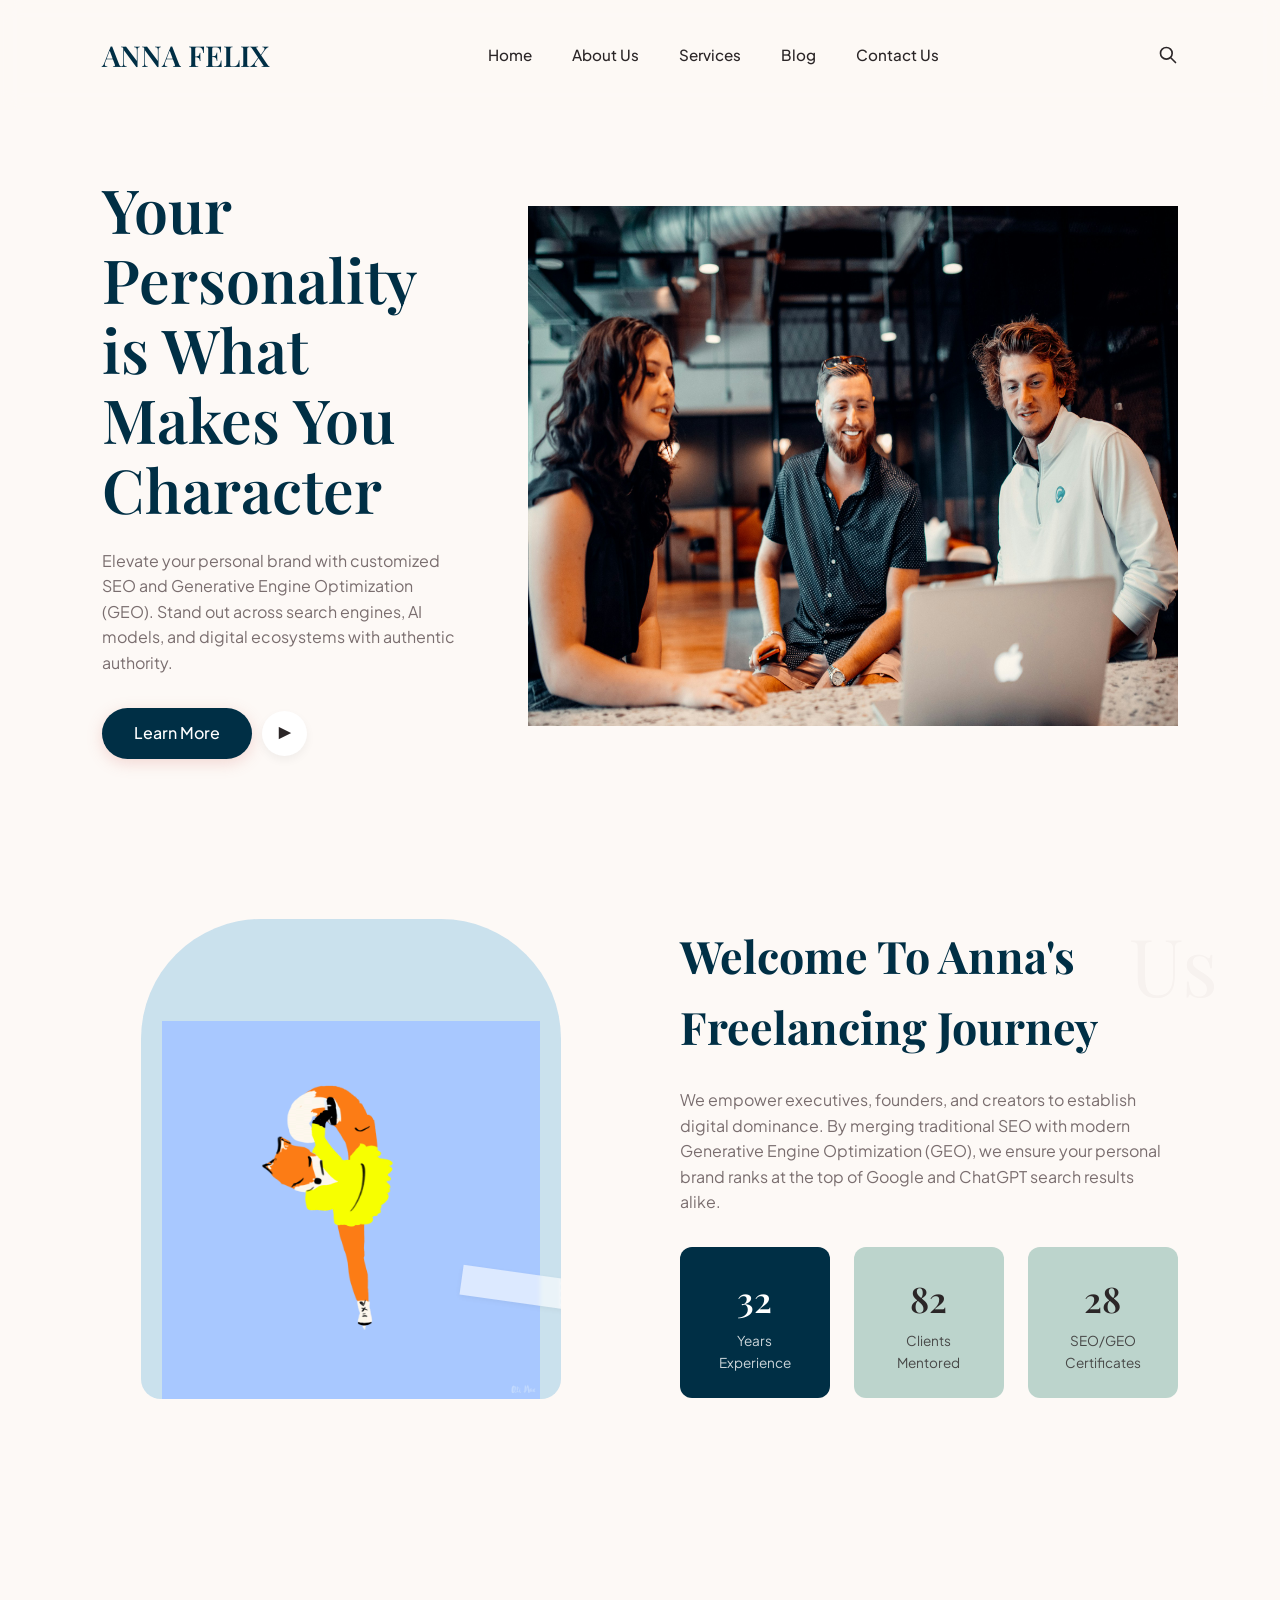
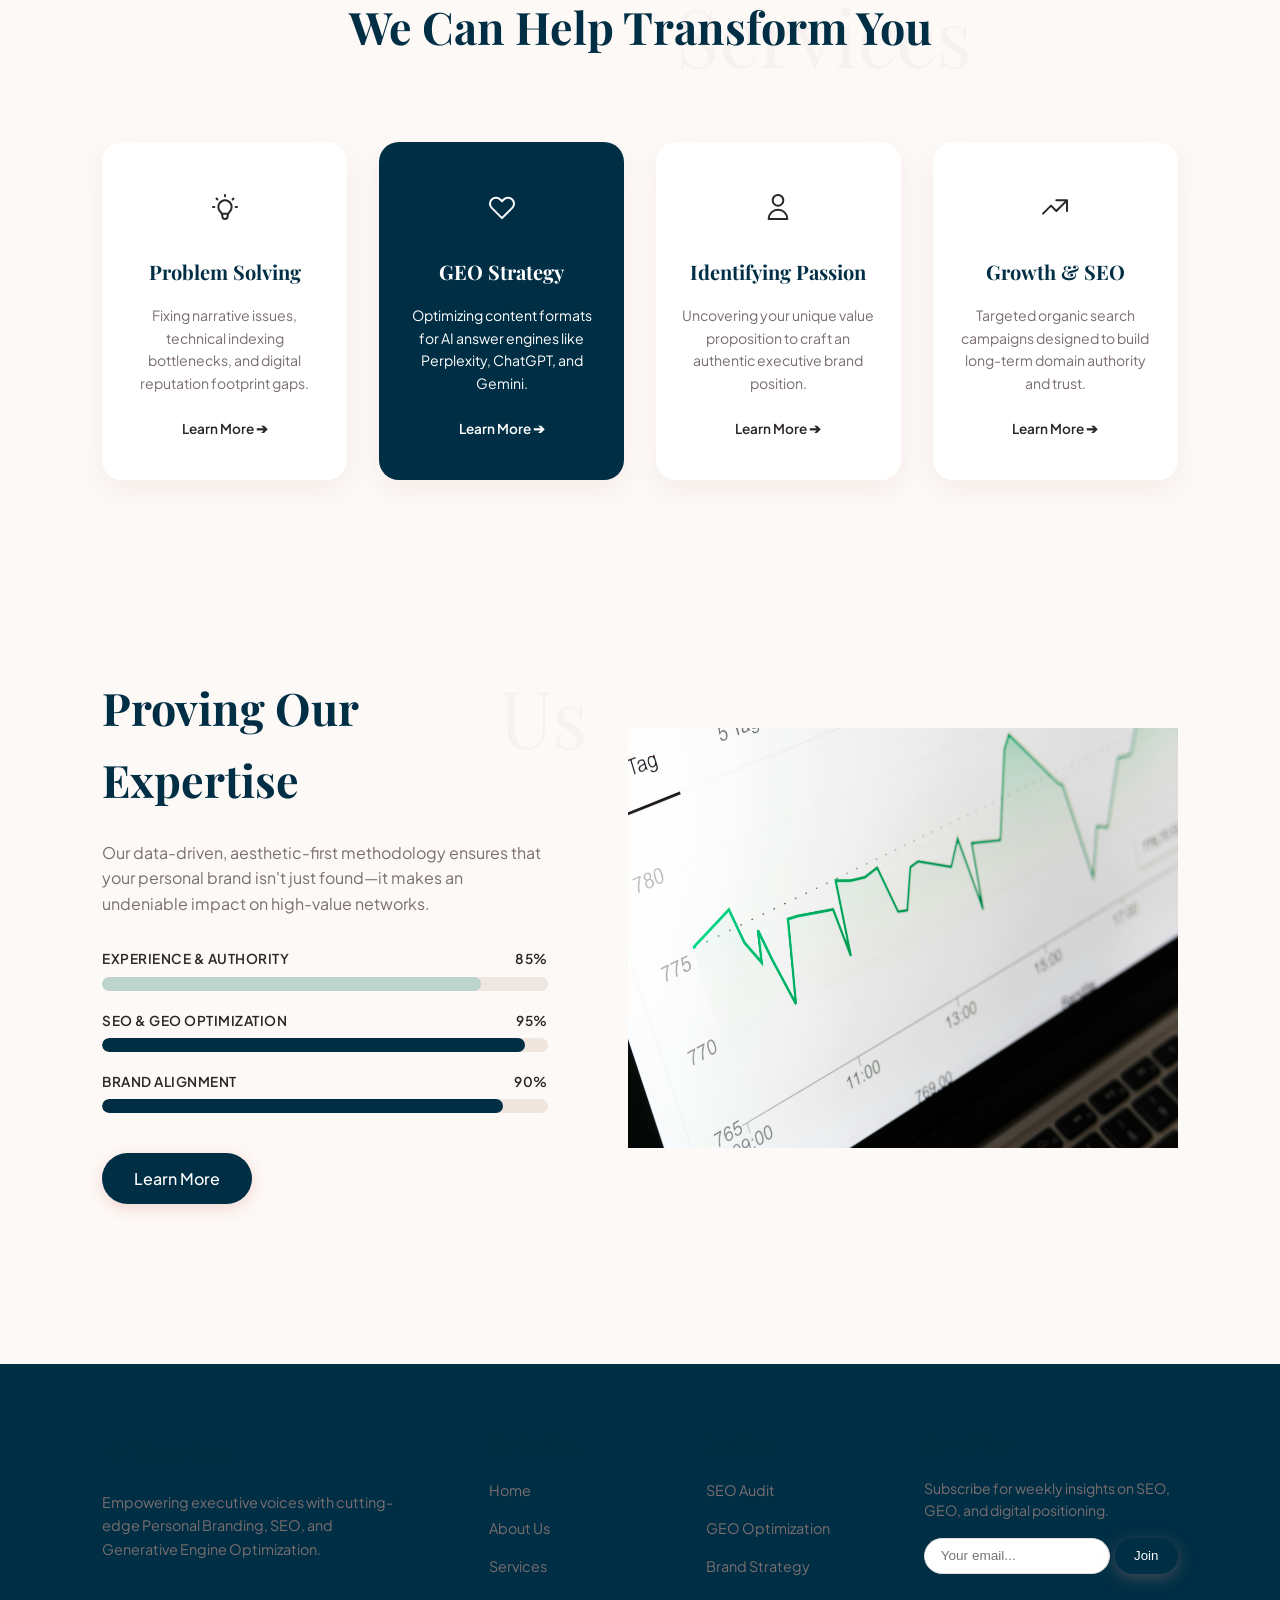
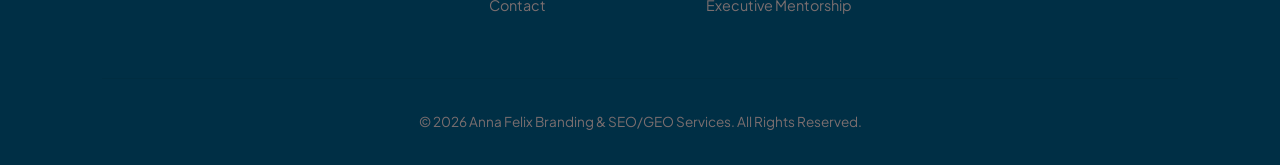
<file: index.html>
<!DOCTYPE html>
<html lang="en">
<head>
  <meta charset="UTF-8">
  <meta name="viewport" content="width=device-width, initial-scale=1.0">
  <title>Anna Felix - Personal & Professional Branding & SEO/GEO Services</title>
  <link rel="preconnect" href="https://fonts.googleapis.com">
  <link rel="preconnect" href="https://fonts.gstatic.com" crossorigin>
  <link href="https://fonts.googleapis.com/css2?family=Playfair+Display:ital,wght@0,400..700;1,400..700&family=Plus+Jakarta+Sans:wght@300;400;500;600;700&display=swap" rel="stylesheet">
  <link rel="stylesheet" href="style.css">
  </head>
<body>
  <header>
    <a href="#" class="logo">ANNA FELIX</a>
    <nav>
      <a href="#home">Home</a>
      <a href="#about">About Us</a>
      <a href="#services">Services</a>
      <a href="#pages">Blog</a>
      <a href="#contact">Contact Us</a>
    </nav>
    <div class="nav-actions">
      <svg class="search-icon" fill="none" stroke="currentColor" viewBox="0 0 24 24">
        <path stroke-linecap="round" stroke-linejoin="round" stroke-width="2" d="M21 21l-6-6m2-5a7 7 0 11-14 0 7 7 0 0114 0z"></path>
      </svg>
    </div>
  </header>

  <section class="hero" id="home">
    <div class="hero-content">
      <h1>Your Personality is What Makes You Character</h1>
      <p>Elevate your personal brand with customized SEO and Generative Engine Optimization (GEO). Stand out across search engines, AI models, and digital ecosystems with authentic authority.</p>
      <div class="hero-action">
        <a href="#contact" class="btn">Learn More</a>
        <a href="#" class="btn-circle">▶</a>
      </div>
    </div>
    
    <div class="image-wrapper">
      
      <picture>
        <source srcset="customer1.jpg" type="=image/jpg" />
        <source srcset="customer2.jpg" type="=image/jpg" />
        <source srcset="customer6.jpg" type="=image/jpg" />
        <img
      src="digital team.jpg" width="650" height="520"
      class="image-wrapper"
      alt="Personalities working in my team"
      />
            
      </picture>
      
     </div>
    </div>
  </section>

  <section class="section" id="about">
    <div class="about-grid">
      <div class="image-wrapper">
        <div class="arch-card" style="background-color: rgba(114, 181, 219, 0.37);">
          <div class="tape tape-bottom"></div>
          <img
      src="Animated GIF 2.gif" width="950" height="1100"
      class="image-wrapper"
      alt="dancing fox"
      />
        </div>
              </div>

      <div class="about-content">
        <div class="section-title-bg" data-watermark="Us">
          <h2 class="section-title">Welcome To Anna's Freelancing Journey</h2>
        </div>
        <p style="color: var(--text-muted); margin-bottom: 1.5rem;">We empower executives, founders, and creators to establish digital dominance. By merging traditional SEO with modern Generative Engine Optimization (GEO), we ensure your personal brand ranks at the top of Google and ChatGPT search results alike.</p>
        
        <div class="stats-container">
          <div class="stat-card primary">
            <div class="stat-number">32</div>
            <div class="stat-label">Years Experience</div>
          </div>
          <div class="stat-card">
            <div class="stat-number">82</div>
            <div class="stat-label">Clients Mentored</div>
          </div>
          <div class="stat-card">
            <div class="stat-number">28</div>
            <div class="stat-label">SEO/GEO Certificates</div>
          </div>
        </div>
      </div>
    </div>
  </section>

  <section class="section services" id="services">
    <div class="section-title-bg" data-watermark="Services">
      <h2 class="section-title">We Can Help Transform You</h2>
    </div>

    <div class="services-grid">
      <div class="service-card">
        <div class="service-icon">
          <svg width="32" height="32" fill="none" stroke="currentColor" viewBox="0 0 24 24"><path stroke-linecap="round" stroke-linejoin="round" stroke-width="1.5" d="M9.663 17h4.673M12 3v1m6.364 1.636l-.707.707M21 12h-1M4 12H3m3.343-5.657l-.707-.707m2.828 9.9a5 5 0 117.072 0l-.548.547A3.374 3.374 0 0014 18.469V19a2 2 0 11-4 0v-.531c0-.895-.356-1.754-.988-2.386l-.548-.547z"></path></svg>
        </div>
        <h3>Problem Solving</h3>
        <p>Fixing narrative issues, technical indexing bottlenecks, and digital reputation footprint gaps.</p>
        <a href="#" class="service-link">Learn More ➔</a>
      </div>

      <div class="service-card active">
        <div class="service-icon">
          <svg width="32" height="32" fill="none" stroke="currentColor" viewBox="0 0 24 24"><path stroke-linecap="round" stroke-linejoin="round" stroke-width="1.5" d="M4.318 6.318a4.5 4.5 0 000 6.364L12 20.364l7.682-7.682a4.5 4.5 0 00-6.364-6.364L12 7.636l-1.318-1.318a4.5 4.5 0 00-6.364 0z"></path></svg>
        </div>
        <h3>GEO Strategy</h3>
        <p>Optimizing content formats for AI answer engines like Perplexity, ChatGPT, and Gemini.</p>
        <a href="#" class="service-link">Learn More ➔</a>
      </div>

      <div class="service-card">
        <div class="service-icon">
          <svg width="32" height="32" fill="none" stroke="currentColor" viewBox="0 0 24 24"><path stroke-linecap="round" stroke-linejoin="round" stroke-width="1.5" d="M16 7a4 4 0 11-8 0 4 4 0 018 0zM12 14a7 7 0 00-7 7h14a7 7 0 00-7-7z"></path></svg>
        </div>
        <h3>Identifying Passion</h3>
        <p>Uncovering your unique value proposition to craft an authentic executive brand position.</p>
        <a href="#" class="service-link">Learn More ➔</a>
      </div>

      <div class="service-card">
        <div class="service-icon">
          <svg width="32" height="32" fill="none" stroke="currentColor" viewBox="0 0 24 24"><path stroke-linecap="round" stroke-linejoin="round" stroke-width="1.5" d="M13 7h8m0 0v8m0-8l-8 8-4-4-6 6"></path></svg>
        </div>
        <h3>Growth & SEO</h3>
        <p>Targeted organic search campaigns designed to build long-term domain authority and trust.</p>
        <a href="#" class="service-link">Learn More ➔</a>
      </div>
    </div>
  </section>

  <section class="section" id="pages">
    <div class="expertise-grid">
      <div class="expertise-content">
        <div class="section-title-bg" data-watermark="Us">
          <h2 class="section-title">Proving Our Expertise</h2>
        </div>
        <p style="color: var(--text-muted);">Our data-driven, aesthetic-first methodology ensures that your personal brand isn't just found—it makes an undeniable impact on high-value networks.</p>

        <div class="skill-bar-container">
          <div class="skill-item">
            <div class="skill-info">
              <span>Experience & Authority</span>
              <span>85%</span>
            </div>
            <div class="progress-bar">
              <div class="progress-fill fill-exp"></div>
            </div>
          </div>

          <div class="skill-item">
            <div class="skill-info">
              <span>SEO & GEO Optimization</span>
              <span>95%</span>
            </div>
            <div class="progress-bar">
              <div class="progress-fill fill-comm"></div>
            </div>
          </div>

          <div class="skill-item">
            <div class="skill-info">
              <span>Brand Alignment</span>
              <span>90%</span>
            </div>
            <div class="progress-bar">
              <div class="progress-fill fill-serv"></div>
            </div>
          </div>
        </div>

        <div style="margin-top: 2.5rem;">
          <a href="#contact" class="btn">Learn More</a>
        </div>
      </div>

      <div class="image-wrapper">
        
          
          <picture>
        <source srcset="customer1.jpg" type="=image/jpg" />
        <source srcset="customer2.jpg" type="=image/jpg" />
        <source srcset="customer6.jpg" type="=image/jpg" />
        <img
      src="data analysis.jpg" width="550" height="420"
      class="image-wrapper"
      alt="Personalities working in my team"
      />
            
      </picture>
        </div>
        
      </div>
    </div>
  </section>

  <footer>
    <div class="footer-grid">
      <div class="footer-brand">
        <a href="#" class="logo">✦ Femine</a>
        <p>Empowering executive voices with cutting-edge Personal Branding, SEO, and Generative Engine Optimization.</p>
      </div>

      <div class="footer-column">
        <h4>Navigation</h4>
        <ul class="footer-links">
          <li><a href="#home">Home</a></li>
          <li><a href="#about">About Us</a></li>
          <li><a href="#services">Services</a></li>
          <li><a href="#contact">Contact</a></li>
        </ul>
      </div>

      <div class="footer-column">
        <h4>Services</h4>
        <ul class="footer-links">
          <li><a href="#">SEO Audit</a></li>
          <li><a href="#">GEO Optimization</a></li>
          <li><a href="#">Brand Strategy</a></li>
          <li><a href="#">Executive Mentorship</a></li>
        </ul>
      </div>

      <div class="footer-column">
        <h4>Newsletter</h4>
        <p style="color: var(--text-muted); font-size: 0.88rem; margin-bottom: 1rem;">Subscribe for weekly insights on SEO, GEO, and digital positioning.</p>
        <div style="display: flex; gap: 5px;">
          <input type="email" placeholder="Your email..." style="padding: 0.6rem 1rem; border: 1px solid #DDD; border-radius: 20px; outline: none; width: 100%; font-size: 0.85rem;">
          <button class="btn" style="padding: 0.6rem 1.2rem;">Join</button>
        </div>
      </div>
    </div>

    <div class="copyright">
      &copy; 2026 Anna Felix Branding & SEO/GEO Services. All Rights Reserved.
    </div>
  </footer>
</body>
</html>
</file>
<file: style.css>
:root {
      --bg-cream: #FDF9F6;
      --bg-card: #FAF2EC;
      --primary-rose: #002f45;
      --primary-rose-hover: #e3a750;
      --accent-deep: #002f45;
      --accent-pink: #bcd4cc;
      --text-dark: #2B2627;
      --text-muted: #7A6E6F;
      --white: #FFFFFF;
      --shadow-soft: 0 10px 30px rgba(74, 18, 26, 0.05);
      --radius-custom: 120px 120px 20px 20px;
      --radius-sm: 12px;
    }

    * {
      box-sizing: border-box;
      margin: 0;
      padding: 0;
    }

    body {
      font-family: 'Plus Jakarta Sans', sans-serif;
      background-color: var(--bg-cream);
      color: var(--text-dark);
      line-height: 1.6;
      overflow-x: hidden;
    }

    h1, h2, h3, h4, .font-serif {
      font-family: 'Playfair Display', serif;
    }

    /* Navigation */
    header {
      display: flex;
      justify-content: space-between;
      align-items: center;
      padding: 2rem 8%;
      position: sticky;
      top: 0;
      background: rgba(253, 249, 246, 0.9);
      backdrop-filter: blur(10px);
      z-index: 1000;
    }

    .logo {
      display: flex;
      align-items: center;
      gap: 8px;
      font-family: 'Playfair Display', serif;
      font-size: 1.8rem;
      font-weight: 600;
      color: var(--accent-deep);
      text-decoration: none;
    }

    .logo span {
      color: var(--primary-rose);
      font-size: 1.4rem;
    }

    nav {
      display: flex;
      align-items: center;
      gap: 2.5rem;
    }

    nav a {
      text-decoration: none;
      color: var(--text-dark);
      font-weight: 500;
      font-size: 0.95rem;
      transition: color 0.3s;
    }

    nav a:hover {
      color: var(--primary-rose);
    }

    .nav-actions {
      display: flex;
      align-items: center;
      gap: 1.5rem;
    }

    .search-icon {
      cursor: pointer;
      width: 20px;
      height: 20px;
    }

    /* Buttons */
    .btn {
      display: inline-flex;
      align-items: center;
      justify-content: center;
      padding: 0.8rem 2rem;
      border-radius: 50px;
      background-color: var(--primary-rose);
      color: var(--white);
      text-decoration: none;
      font-weight: 500;
      border: none;
      cursor: pointer;
      transition: all 0.3s ease;
      box-shadow: 0 4px 15px rgba(217, 136, 128, 0.3);
    }

    .btn:hover {
      background-color: var(--primary-rose-hover);
      transform: translateY(-2px);
    }

    .btn-circle {
      width: 45px;
      height: 45px;
      border-radius: 50%;
      background: var(--white);
      display: inline-flex;
      align-items: center;
      justify-content: center;
      box-shadow: 0 4px 10px rgba(0,0,0,0.05);
      color: var(--text-dark);
      text-decoration: none;
      margin-left: 10px;
    }

    /* Hero Section */
    .hero {
      display: grid;
      grid-template-columns: 1fr 1fr;
      align-items: center;
      gap: 4rem;
      padding: 4rem 8%;
      position: relative;
    }

    .hero-content h1 {
      font-size: 3.8rem;
      line-height: 1.15;
      color: var(--accent-deep);
      margin-bottom: 1.5rem;
      font-weight: 600;
    }

    .hero-content p {
      color: var(--text-muted);
      margin-bottom: 2rem;
      max-width: 420px;
      font-size: 1rem;
    }

    .hero-action {
      display: flex;
      align-items: center;
    }

    .image-wrapper {
      position: relative;
      display: flex;
      justify-content: center;
    }

    .arch-card {
      width: 100%;
      max-width: 420px;
      height: 480px;
      background: var(--accent-pink);
      border-radius: var(--radius-custom);
      position: relative;
      overflow: hidden;
      display: flex;
      align-items: flex-end;
      justify-content: center;
    }

    .arch-card img {
      width: 90%;
      height: auto;
      object-fit: cover;
    }

    /* Decorative Tape & Elements */
    .tape {
      position: absolute;
      width: 120px;
      height: 30px;
      background: rgba(255, 255, 255, 0.6);
      backdrop-filter: blur(2px);
      transform: rotate(-5deg);
      top: 40%;
      left: -20px;
      z-index: 10;
      box-shadow: 0 2px 5px rgba(0,0,0,0.05);
    }

    .tape-bottom {
      top: auto;
      bottom: 20%;
      left: auto;
      right: -20px;
      transform: rotate(8deg);
    }

    .sparkle {
      position: absolute;
      color: var(--accent-deep);
      font-size: 1.5rem;
    }

    .color-palette {
      position: absolute;
      right: -20px;
      top: 50%;
      transform: translateY(-50%);
      display: flex;
      flex-direction: column;
      gap: 10px;
    }

    .color-dot {
      width: 20px;
      height: 20px;
      border-radius: 50%;
    }

    /* Section Styling */
    .section {
      padding: 6rem 8%;
    }

    .about-grid {
      display: grid;
      grid-template-columns: 1fr 1fr;
      align-items: center;
      gap: 5rem;
    }

    .section-title-bg {
      position: relative;
      display: inline-block;
    }

    .section-title-bg::before {
      content: attr(data-watermark);
      position: absolute;
      top: -20px;
      right: -40px;
      font-family: 'Playfair Display', serif;
      font-size: 5rem;
      color: rgba(74, 18, 26, 0.03);
      z-index: 0;
      white-space: nowrap;
      pointer-events: none;
    }

    .section-title {
      font-size: 2.8rem;
      color: var(--accent-deep);
      margin-bottom: 1.5rem;
      position: relative;
      z-index: 1;
    }

    /* Stats Grid */
    .stats-container {
      display: flex;
      gap: 1.5rem;
      margin-top: 2rem;
    }

    .stat-card {
      background: #bcd4cc;
      padding: 1.5rem;
      border-radius: var(--radius-sm);
      text-align: center;
      flex: 1;
    }

    .stat-card.primary {
      background: var(--primary-rose);
      color: var(--white);
    }

    .stat-number {
      font-family: 'Playfair Display', serif;
      font-size: 2.2rem;
      font-weight: 600;
      margin-bottom: 0.2rem;
    }

    .stat-label {
      font-size: 0.85rem;
      opacity: 0.8;
    }

    /* Services Section */
    .services {
      text-align: center;
    }

    .services-grid {
      display: grid;
      grid-template-columns: repeat(auto-fit, minmax(220px, 1fr));
      gap: 2rem;
      margin-top: 3.5rem;
    }

    .service-card {
      background: var(--white);
      padding: 2.5rem 1.5rem;
      border-radius: 20px;
      box-shadow: var(--shadow-soft);
      transition: transform 0.3s ease;
      display: flex;
      flex-direction: column;
      align-items: center;
      text-align: center;
    }

    .service-card:hover {
      transform: translateY(-8px);
    }

    .service-card.active {
      background: var(--primary-rose);
      color: var(--white);
    }

    .service-card.active p, 
    .service-card.active h3,
    .service-card.active a {
      color: var(--white);
    }

    .service-icon {
      width: 50px;
      height: 50px;
      margin-bottom: 1.5rem;
      display: flex;
      align-items: center;
      justify-content: center;
    }

    .service-card h3 {
      font-size: 1.25rem;
      margin-bottom: 1rem;
      color: var(--accent-deep);
    }

    .service-card p {
      font-size: 0.88rem;
      color: var(--text-muted);
      margin-bottom: 1.5rem;
    }

    .service-link {
      text-decoration: none;
      color: var(--text-dark);
      font-weight: 600;
      font-size: 0.85rem;
      display: flex;
      align-items: center;
      gap: 5px;
    }

    /* Expertise / Progress Bars Section */
    .expertise-grid {
      display: grid;
      grid-template-columns: 1fr 1fr;
      align-items: center;
      gap: 5rem;
    }

    .skill-bar-container {
      margin-top: 2rem;
      display: flex;
      flex-direction: column;
      gap: 1.2rem;
    }

    .skill-info {
      display: flex;
      justify-content: space-between;
      margin-bottom: 0.4rem;
      font-size: 0.85rem;
      font-weight: 600;
      text-transform: uppercase;
      letter-spacing: 0.5px;
    }

    .progress-bar {
      width: 100%;
      height: 14px;
      background: #EFE6DF;
      border-radius: 10px;
      overflow: hidden;
      position: relative;
    }

    .progress-fill {
      height: 100%;
      border-radius: 10px;
      position: relative;
    }

    .fill-exp {
      width: 85%;
      background: var(--accent-pink);
    }

    .fill-comm {
      width: 95%;
      background: var(--primary-rose);
    }

    .fill-serv {
      width: 90%;
      background: var(--accent-deep);
    }

    /* Footer */
    footer {
      background: #002f45;
      padding: 4rem 8% 2rem;
      margin-top: 4rem;
      border-top: 1px solid rgba(0,0,0,0.05);
    }

    .footer-grid {
      display: grid;
      grid-template-columns: 2fr 1fr 1fr 1.5fr;
      gap: 3rem;
      margin-bottom: 3rem;
    }

    .footer-brand p {
      color: var(--text-muted);
      margin-top: 1rem;
      max-width: 300px;
      font-size: 0.9rem;
    }

    .footer-column h4 {
      color: var(--accent-deep);
      margin-bottom: 1.2rem;
      font-size: 1.1rem;
    }

    .footer-links {
      list-style: none;
    }

    .footer-links li {
      margin-bottom: 0.8rem;
    }

    .footer-links a {
      text-decoration: none;
      color: var(--text-muted);
      font-size: 0.9rem;
      transition: color 0.3s;
    }

    .footer-links a:hover {
      color: var(--primary-rose);
    }

    .copyright {
      text-align: center;
      padding-top: 2rem;
      border-top: 1px solid rgba(0,0,0,0.05);
      color: var(--text-muted);
      font-size: 0.85rem;
    }

    /* Responsive Queries */
    @media (max-width: 992px) {
      .hero, .about-grid, .expertise-grid {
        grid-template-columns: 1fr;
        gap: 3rem;
      }

      .hero-content h1 {
        font-size: 3rem;
      }

      .footer-grid {
        grid-template-columns: 1fr 1fr;
      }
    }

    @media (max-width: 768px) {
      header {
        padding: 1.5rem 5%;
      }

      nav {
        display: none; /* Add JS toggle for mobile menu in production */
      }

      .section {
        padding: 4rem 5%;
      }

      .stats-container {
        flex-direction: column;
      }

      .footer-grid {
        grid-template-columns: 1fr;
      }
    }
</file>
